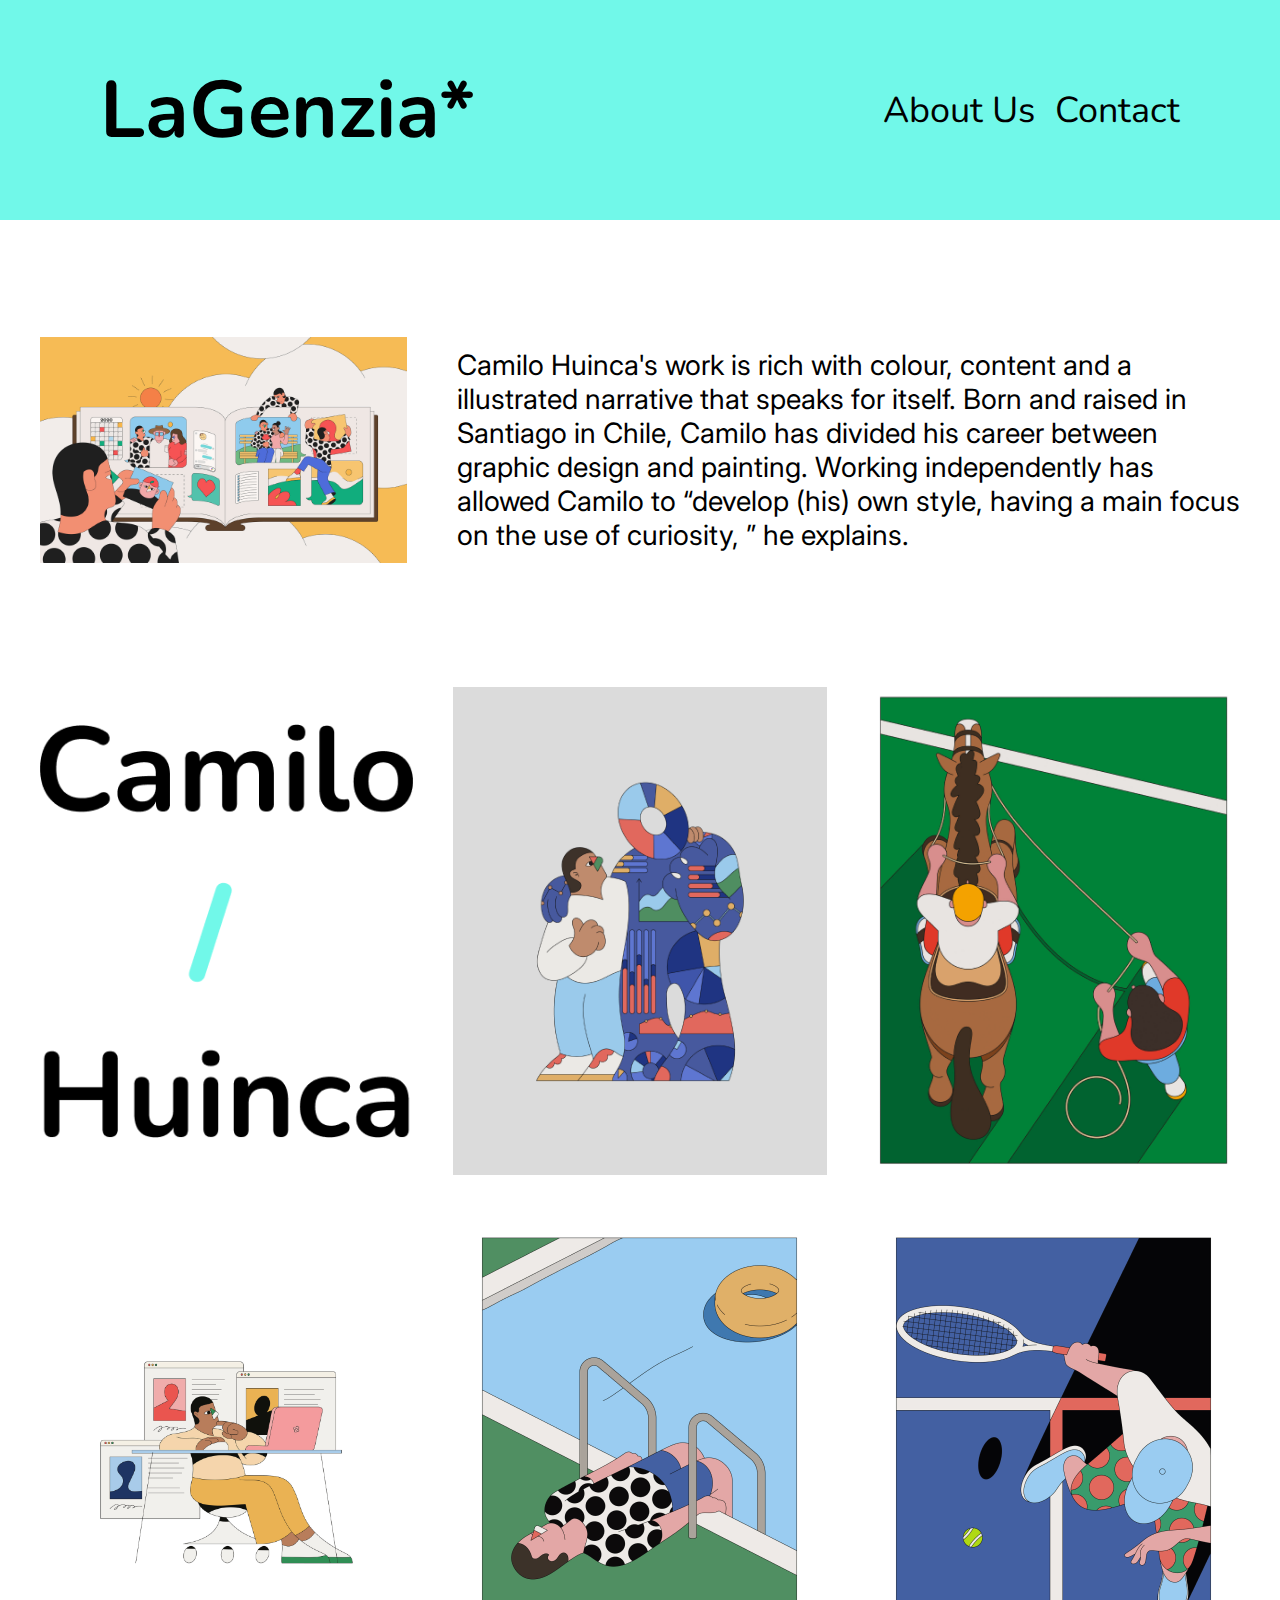
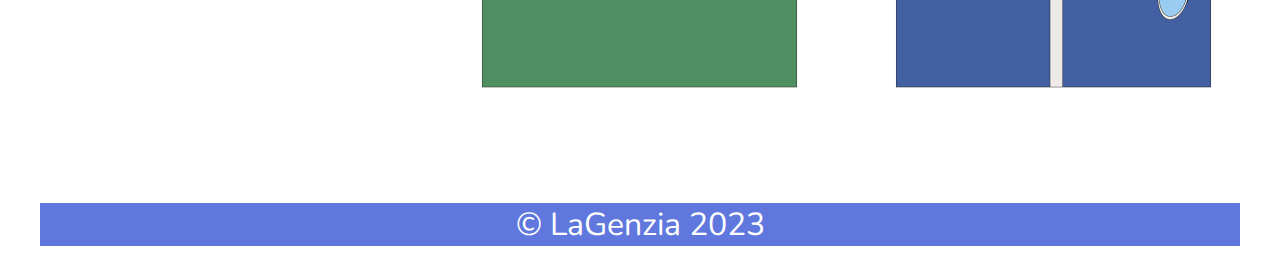
<file: camilo-huinca.html>
<!DOCTYPE html>
<html lang="en">
<head>
    <meta charset="UTF-8">
    <meta http-equiv="X-UA-Compatible" content="IE=edge">
    <meta name="viewport" content="width=device-width, initial-scale=1.0">
    <title>Document</title>
    <link rel="stylesheet" href="Camilo-Huinca-style.css">
    <link rel="preconnect" href="https://fonts.googleapis.com">
<link rel="preconnect" href="https://fonts.gstatic.com" crossorigin>
<link href="https://fonts.googleapis.com/css2?family=Nunito:ital,wght@0,200;0,300;0,400;0,500;0,600;0,700;0,800;0,900;0,1000;1,200;1,300;1,400;1,500;1,600;1,700;1,800;1,900;1,1000&display=swap" rel="stylesheet">

<link rel="preconnect" href="https://fonts.googleapis.com">
<link rel="preconnect" href="https://fonts.gstatic.com" crossorigin>
<link href="https://fonts.googleapis.com/css2?family=Inter:wght@100;200;300;400;500;600;700;800;900&display=swap" rel="stylesheet">
</head>
<body>
    <header>
        <p><a href="index.html">LaGenzia*</a></p>
        <nav>
        <ul>
            <li><a href="contact.html">About Us</a></li>
            <li><a href="contact.html">Contact</a></li>
        </ul>
        </nav>
        </header>

<main>

    <div class="card1">
        <img src="Camilo Huinca/Images camilo/AP_Camilo_Huinca 1.png" alt="AP_Camilo_Huinca 1.png">
        
        <p>Camilo Huinca's work is rich with colour, content and a 
        illustrated narrative that speaks for itself. Born 
        and raised in Santiago in Chile, Camilo has divided his 
        career between graphic design and painting. Working 
        independently has allowed Camilo to “develop (his) 
        own style, having a main focus on the use of curiosity,
        ” he explains. 
        </p>
    </div>

    
    <div class="card2">
        <img src="Camilo Huinca/Images camilo/Huinca.png" alt="Huinca.png">
        <img src="Camilo Huinca/Images camilo/AP_Camilo_Huinca 2.png" alt="AP_Camilo_Huinca 2.png">
        <img src="Camilo Huinca/Images camilo/AP_Camilo_Huinca 3.png" alt="AP_Camilo_Huinca 3.png">
        <img src="Camilo Huinca/Images camilo/AP_Camilo_Huinca 4.png" alt="AP_Camilo_Huinca 4.png">
        <img src="Camilo Huinca/Images camilo/AP_Camilo_Huinca 5.png" alt="AP_Camilo_Huinca 5.png"> 
        <img src="Camilo Huinca/Images camilo/AP_Camilo_Huinca 6.png" alt="AP_Camilo_Huinca 6.png">
    </div>
</main>

<footer>
    <h2>© LaGenzia 2023</h2>
</footer>


</body>
</html>
</file>
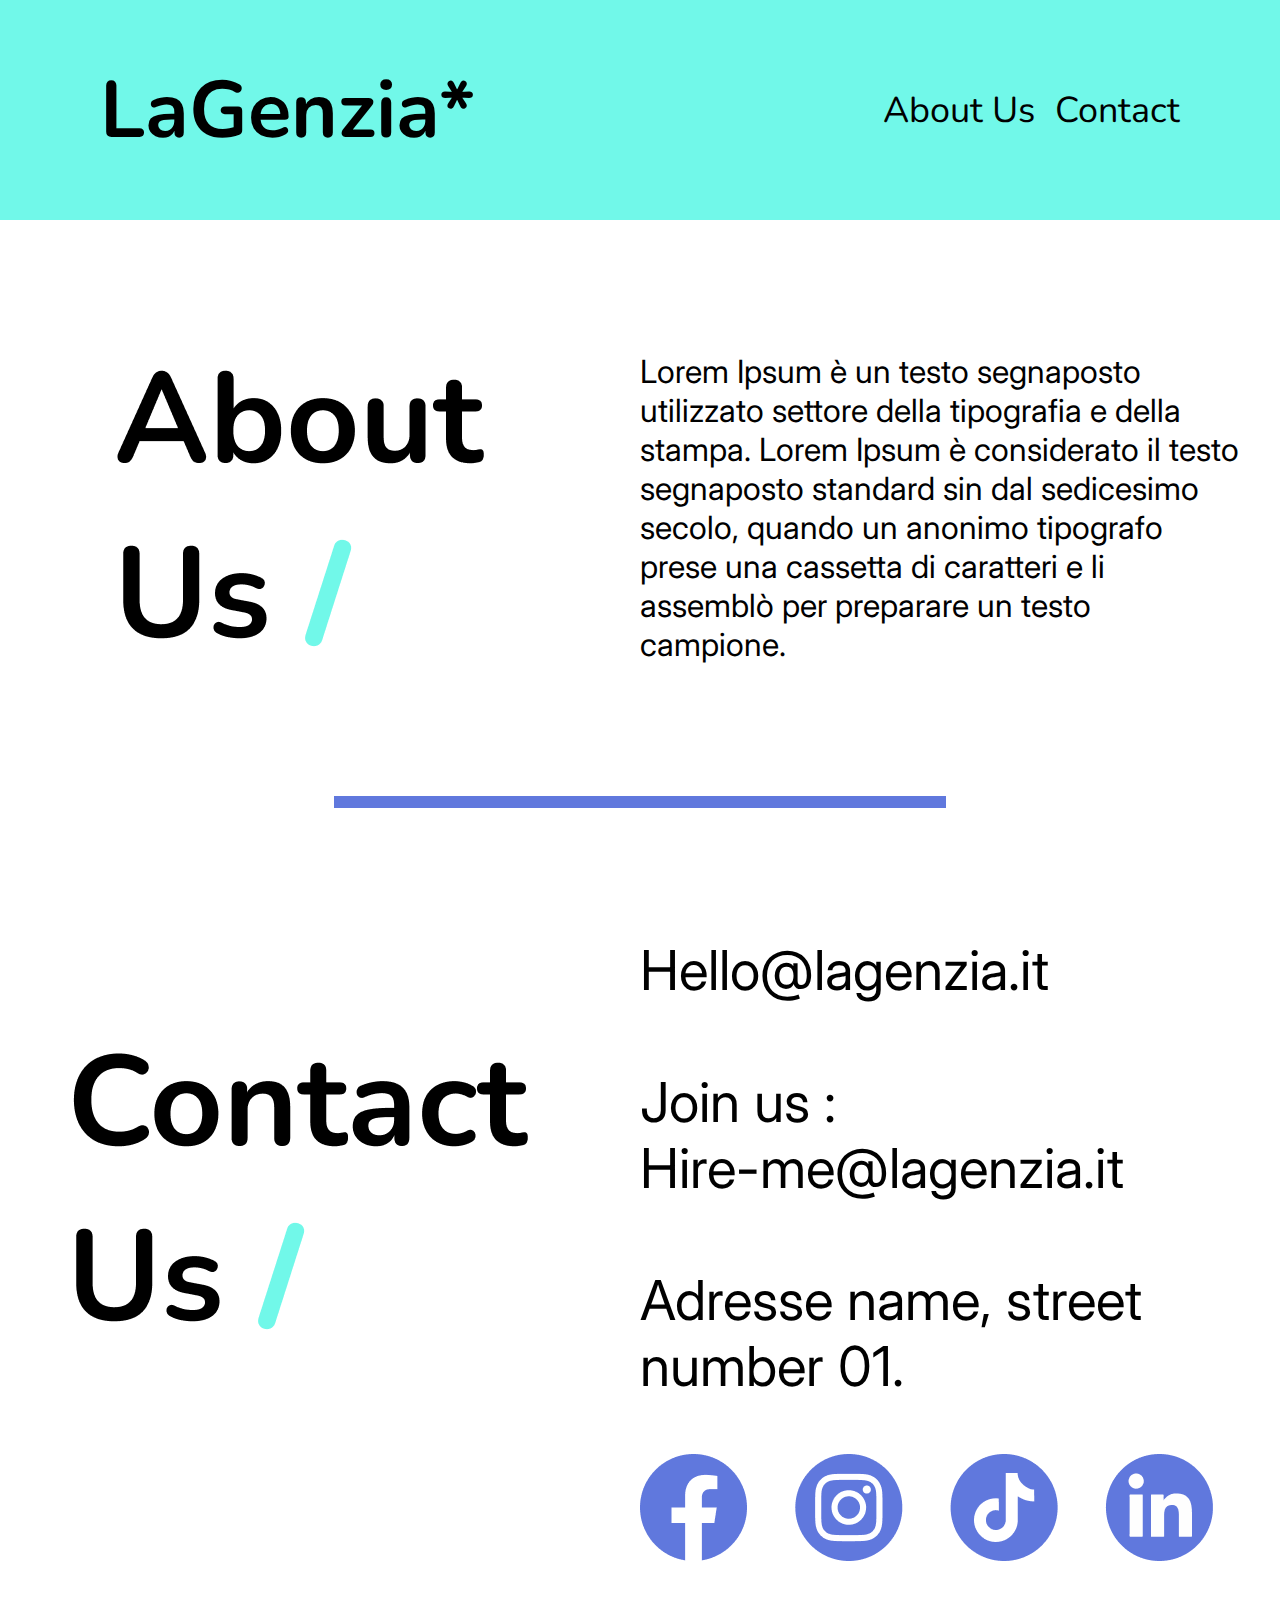
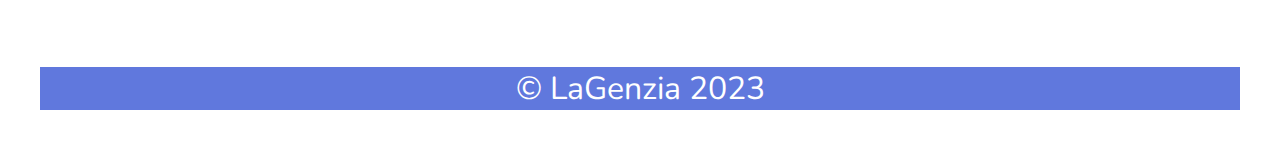
<file: contact.html>
<!DOCTYPE html>
<html lang="en">
<head>
    <meta charset="UTF-8">
    <meta http-equiv="X-UA-Compatible" content="IE=edge">
    <meta name="viewport" content="width=device-width, initial-scale=1.0">
    <title>Document</title>
    <link rel="stylesheet" href="contact-style.css">
    <link rel="preconnect" href="https://fonts.googleapis.com">
    <link rel="preconnect" href="https://fonts.gstatic.com" crossorigin>
    <link href="https://fonts.googleapis.com/css2?family=Nunito:ital,wght@0,200;0,300;0,400;0,500;0,600;0,700;0,800;0,900;0,1000;1,200;1,300;1,400;1,500;1,600;1,700;1,800;1,900;1,1000&display=swap" rel="stylesheet">
    
    <link rel="preconnect" href="https://fonts.googleapis.com">
    <link rel="preconnect" href="https://fonts.gstatic.com" crossorigin>
    <link href="https://fonts.googleapis.com/css2?family=Inter:wght@100;200;300;400;500;600;700;800;900&display=swap" rel="stylesheet">
    </head>
    <body>
        <header>
            <p><a href="index.html">LaGenzia*</a></p>
            <nav>
            <ul>
                <li><a href="index.html">About Us</a></li>
                <li><a href="contact.html">Contact</a></li>
            </ul>
            </nav>
            </header>
    
    <main>
        <div class="card">
            <img src="Contact us/Images contact us/About Us.png" alt="About Us.png">
            <p> Lorem Ipsum è un testo segnaposto utilizzato 
            settore della tipografia e della stampa.
            Lorem Ipsum è considerato il testo segnaposto 
            standard sin dal sedicesimo secolo, quando un 
            anonimo tipografo prese una cassetta di 
            caratteri e li assemblò per preparare un testo 
            campione. 
            </p>
      </div>

      
      <hr class="new4">
      
        <div class="card2">
            
            <img src="Contact us/Images contact us/Contact Us.png" alt="Contact Us.png">
            <div class="contact">
            <p>
            <br>Hello@lagenzia.it
            <br>
            <br> Join us :
            <br>Hire-me@lagenzia.it
            <br>  
            <br>Adresse name, street 
            <br>number 01.
            </p>
    
            <img src="Contact us/Images contact us/Social media.png" alt="Social media.png"></div>
        </div>

    </main>

<footer>
    <p class="footer">© LaGenzia 2023
    </p>
</footer>

</body>
</html>
</file>
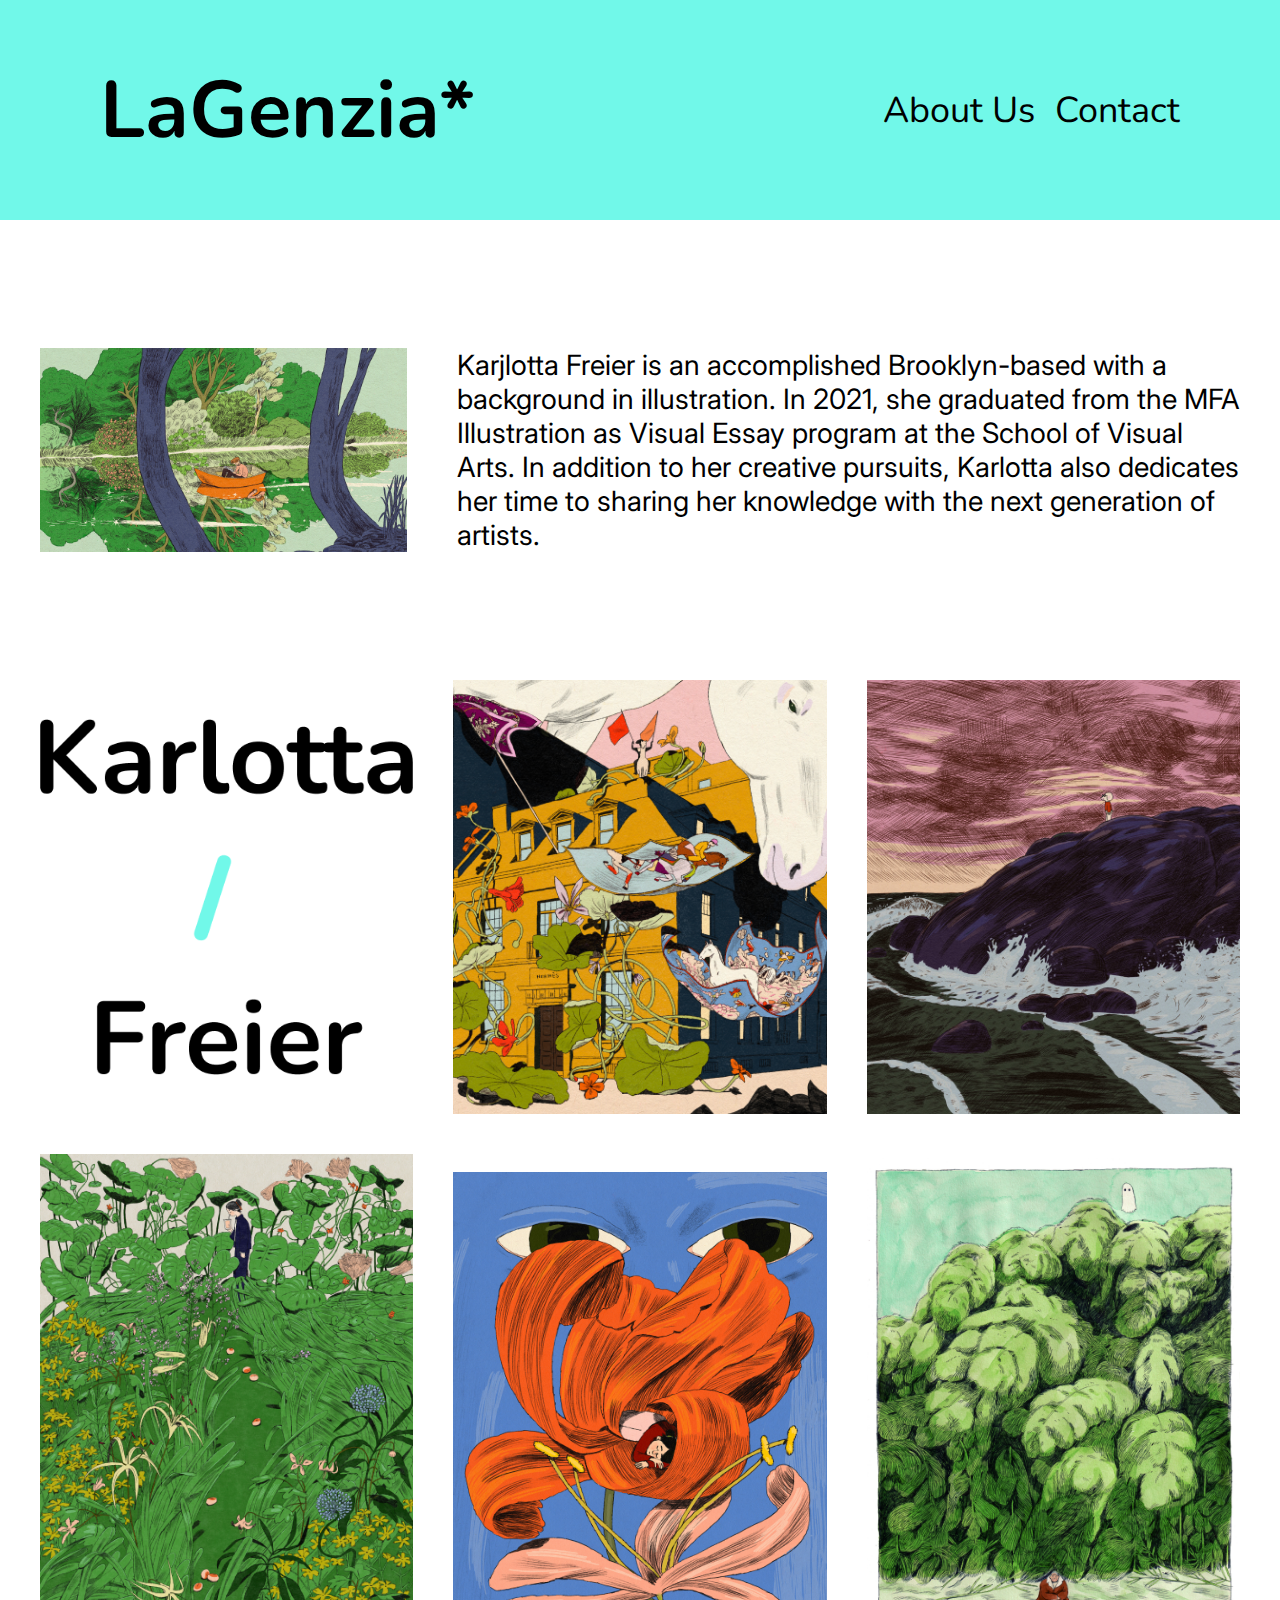
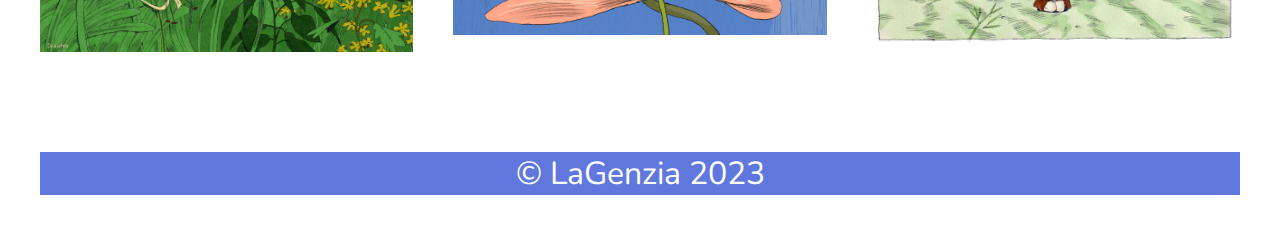
<file: karlotta-freier.html>
<!DOCTYPE html>
<html lang="en">
<head>
    <meta charset="UTF-8">
    <meta http-equiv="X-UA-Compatible" content="IE=edge">
    <meta name="viewport" content="width=device-width, initial-scale=1.0">
    <title>Document</title>
    <link rel="stylesheet" href="Karlotta-Freier-style.css">
    <link rel="preconnect" href="https://fonts.googleapis.com">
<link rel="preconnect" href="https://fonts.gstatic.com" crossorigin>
<link href="https://fonts.googleapis.com/css2?family=Nunito:ital,wght@0,200;0,300;0,400;0,500;0,600;0,700;0,800;0,900;0,1000;1,200;1,300;1,400;1,500;1,600;1,700;1,800;1,900;1,1000&display=swap" rel="stylesheet">

<link rel="preconnect" href="https://fonts.googleapis.com">
<link rel="preconnect" href="https://fonts.gstatic.com" crossorigin>
<link href="https://fonts.googleapis.com/css2?family=Inter:wght@100;200;300;400;500;600;700;800;900&display=swap" rel="stylesheet">
</head>
<body>
    <header>
        <p><a href="index.html">LaGenzia*</a></p>
        <nav>
        <ul>
            <li><a href="Contact.html">About Us</a></li>
            <li><a href="Contact.html">Contact</a></li>
        </ul>
        </nav>
        </header>
    <main>
        <div class="card1">
            <img src="Karlotta Freier/Images karlotta/AP_Karlotta_Freier_1.png" alt="AP_Karlotta_Freier_1.png">

            <p>Karjlotta Freier is an accomplished Brooklyn-based 
            with a background in illustration. In 2021, she 
            graduated from the MFA Illustration as Visual Essay 
            program at the School of Visual Arts. In addition to her 
            creative pursuits, Karlotta also dedicates her time to 
            sharing her knowledge with the next generation of artists.  
            </p>
        </div>

        <div class="card2">
            <img src="Karlotta Freier/Images karlotta/Freier.png" alt="Freier.png">
            <img src="Karlotta Freier/Images karlotta/AP_Karlotta_Freier_2.png" alt="AP_Karlotta_Freier_2.png">
            <img src="Karlotta Freier/Images karlotta/AP_Karlotta_Freier_3.png" alt="AP_Karlotta_Freier_3.png">
            <img src="Karlotta Freier/Images karlotta/AP_Karlotta_Freier_4.png" alt="AP_Karlotta_Freier_4.png">
            <img src="Karlotta Freier/Images karlotta/AP_Karlotta_Freier_5.png" alt="AP_Karlotta_Freier_5.png">
            <img src="Karlotta Freier/Images karlotta/AP_Karlotta_Freier_6.png" alt="AP_Karlotta_Freier_6.png">
        </div>
    </main>

<footer>
    <p class="footer">© LaGenzia 2023
    </p>
</footer>

</body>
</html>
</file>
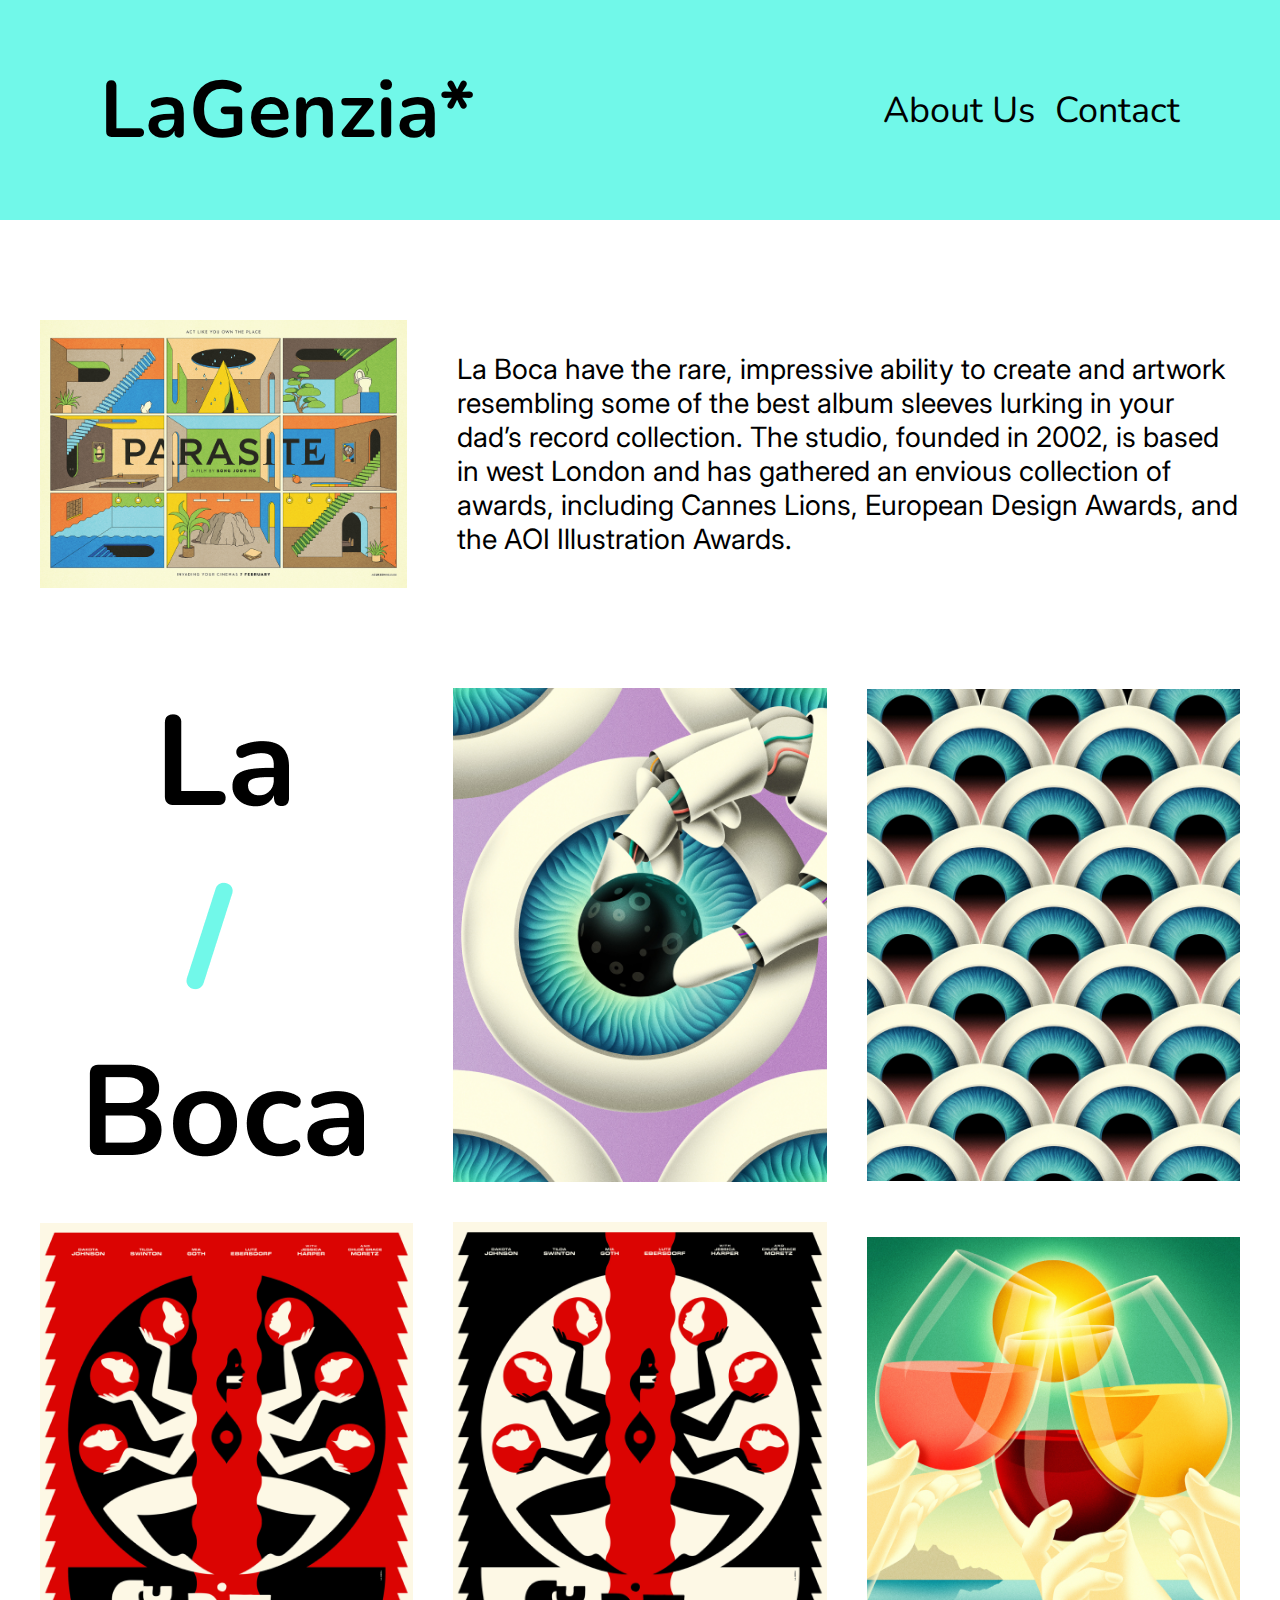
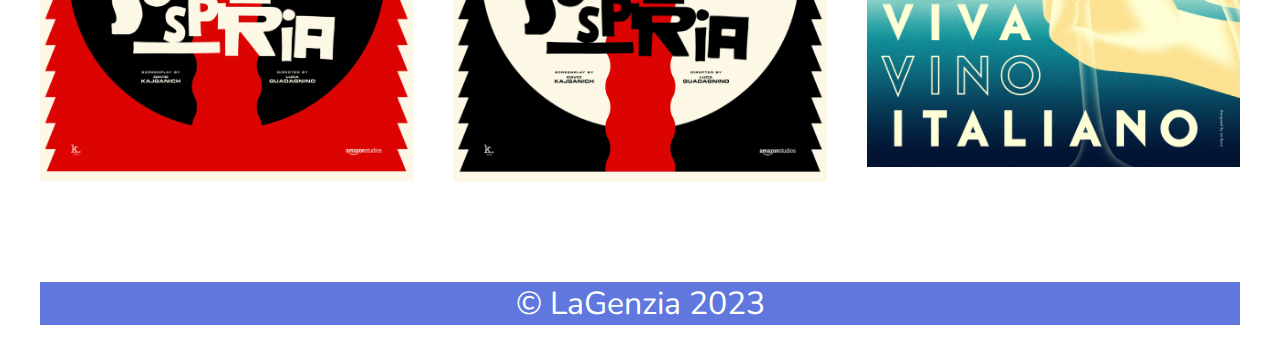
<file: la-boca.html>
<!DOCTYPE html>
<html lang="en">
<head>
    <meta charset="UTF-8">
    <meta http-equiv="X-UA-Compatible" content="IE=edge">
    <meta name="viewport" content="width=device-width, initial-scale=1.0">
    <title>Document</title>
    <link rel="stylesheet" href="La-Boca-style.css">
    <link rel="preconnect" href="https://fonts.googleapis.com">
<link rel="preconnect" href="https://fonts.gstatic.com" crossorigin>
<link href="https://fonts.googleapis.com/css2?family=Nunito:ital,wght@0,200;0,300;0,400;0,500;0,600;0,700;0,800;0,900;0,1000;1,200;1,300;1,400;1,500;1,600;1,700;1,800;1,900;1,1000&display=swap" rel="stylesheet">

<link rel="preconnect" href="https://fonts.googleapis.com">
<link rel="preconnect" href="https://fonts.gstatic.com" crossorigin>
<link href="https://fonts.googleapis.com/css2?family=Inter:wght@100;200;300;400;500;600;700;800;900&display=swap" rel="stylesheet">
</head>
<body>
    <header>
        <p><a href="index.html">LaGenzia*</a></p>
        <nav>
        <ul>
            <li><a href="Contact.html">About Us</a></li>
            <li><a href="Contact.html">Contact</a></li>
        </ul>
        </nav>
        </header>
    
    <main>

        <div class="card1">
            <img src="La boca/Images la boca/AP_La_Boca_1.png" alt="AP_La_Boca_1.png">
    
            <p>
            La Boca have the rare, impressive ability to create 
            and artwork resembling some of the best 
            album sleeves lurking in your dad’s record collection. 
            The studio, founded in 2002, is based in west London 
            and has gathered an envious collection of awards, 
            including Cannes Lions, European Design Awards, and 
            the AOI Illustration Awards.
            </p>
        </div>


        <div class="card2">
            <img src="La boca/Images la boca/Boca.png" alt="Boca.png">
            <img src="La boca/Images la boca/AP_La_Boca_2.png" alt="AP_La_Boca_2.png">
            <img src="La boca/Images la boca/AP_La_Boca_3.png" alt="AP_La_Boca_3.png">
            <img src="La boca/Images la boca/AP_La_Boca_4.png" alt="AP_La_Boca_4.png">
            <img src="La boca/Images la boca/AP_La_Boca_5.png" alt="AP_La_Boca_5.png">
            <img src="La boca/Images la boca/AP_La_Boca_6.png" alt="AP_La_Boca_6.png">
        </div>
    </main>

<footer>
    <p class="footer">© LaGenzia 2023
    </p>
</footer>

</body>
</html>
</file>
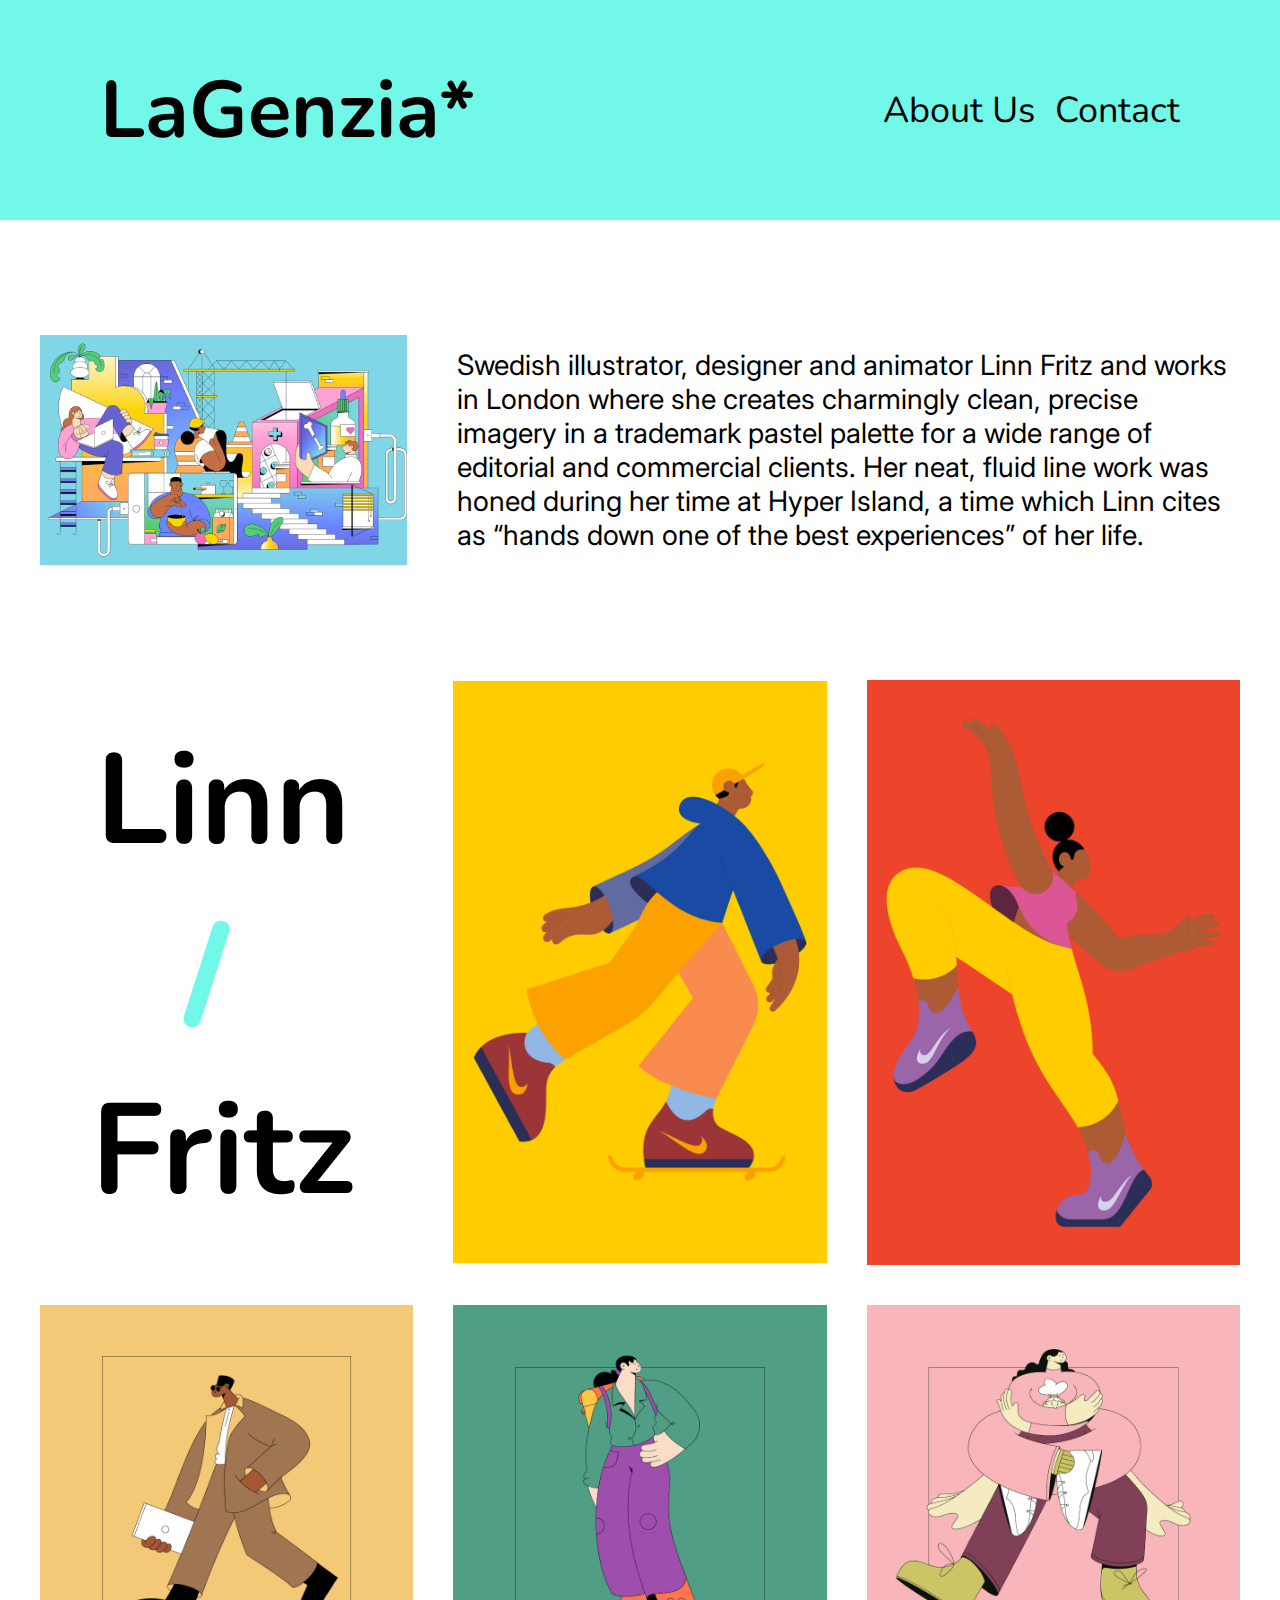
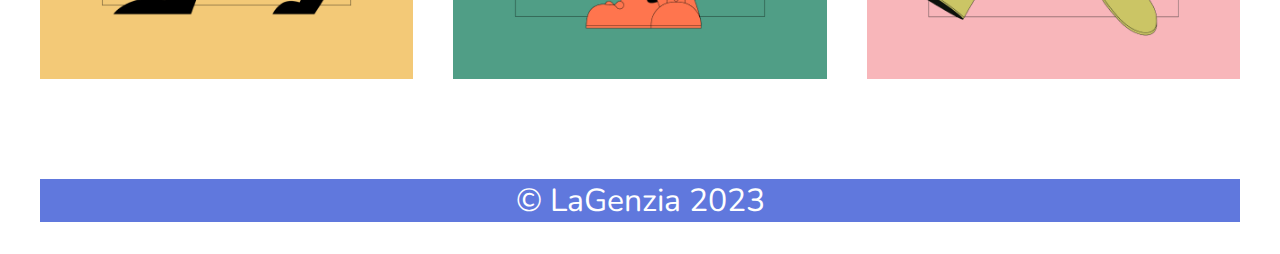
<file: linn-fritz.html>
<!DOCTYPE html>
<html lang="en">
<head>
    <meta charset="UTF-8">
    <meta http-equiv="X-UA-Compatible" content="IE=edge">
    <meta name="viewport" content="width=device-width, initial-scale=1.0">
    <title>Document</title>
    <link rel="stylesheet" href="Linn-Fritz-style.css">

    <link rel="preconnect" href="https://fonts.googleapis.com">
    <link rel="preconnect" href="https://fonts.gstatic.com" crossorigin>
    <link href="https://fonts.googleapis.com/css2?family=Nunito:ital,wght@0,200;0,300;0,400;0,500;0,600;0,700;0,800;0,900;0,1000;1,200;1,300;1,400;1,500;1,600;1,700;1,800;1,900;1,1000&display=swap" rel="stylesheet">
    
    <link rel="preconnect" href="https://fonts.googleapis.com">
    <link rel="preconnect" href="https://fonts.gstatic.com" crossorigin>
    <link href="https://fonts.googleapis.com/css2?family=Inter:wght@100;200;300;400;500;600;700;800;900&display=swap" rel="stylesheet">
    </head>
    <body>
        <header>
            <p><a href="index.html">LaGenzia*</a></p>
            <nav>
            <ul>
                <li><a href="Contact.html">About Us</a></li>
                <li><a href="Contact.html">Contact</a></li>
            </ul>
            </nav>
            </header>
    
    <main>
        <div class="card1">
            <img src="linn fritz/images linn/AP_Linn_Fritz_1.png" alt="AP_Linn_Fritz_1.png">
            <p>Swedish illustrator, designer and animator Linn Fritz 
            and works in London where she creates 
            charmingly clean, precise imagery in a trademark 
            pastel palette for a wide range of editorial and 
            commercial clients. Her neat, fluid line work was honed 
            during her time at Hyper Island, a time which Linn cites 
            as “hands down one of the best experiences” of her life. 
            </p>
        </div>

        <div class="card2">
            <img src="linn fritz/images linn/Fritz.png" alt="Fritz.png">
            <img src="linn fritz/images linn/AP_Linn_Fritz_2.png" alt="AP_Linn_Fritz_2.png">
            <img src="linn fritz/images linn/AP_Linn_Fritz_3.png" alt="AP_Linn_Fritz_3.png">
            <img src="linn fritz/images linn/AP_Linn_Fritz_4.png" alt="AP_Linn_Fritz_4.png">
            <img src="linn fritz/images linn/AP_Linn_Fritz_5.png" alt="AP_Linn_Fritz_5.png">
            <img src="linn fritz/images linn/AP_Linn_Fritz_6.png" alt="AP_Linn_Fritz_6.png">
        </div>
    </main>

<footer>
    <p class="footer">© LaGenzia 2023
    </p>
</footer>

</body>
</html>
</file>
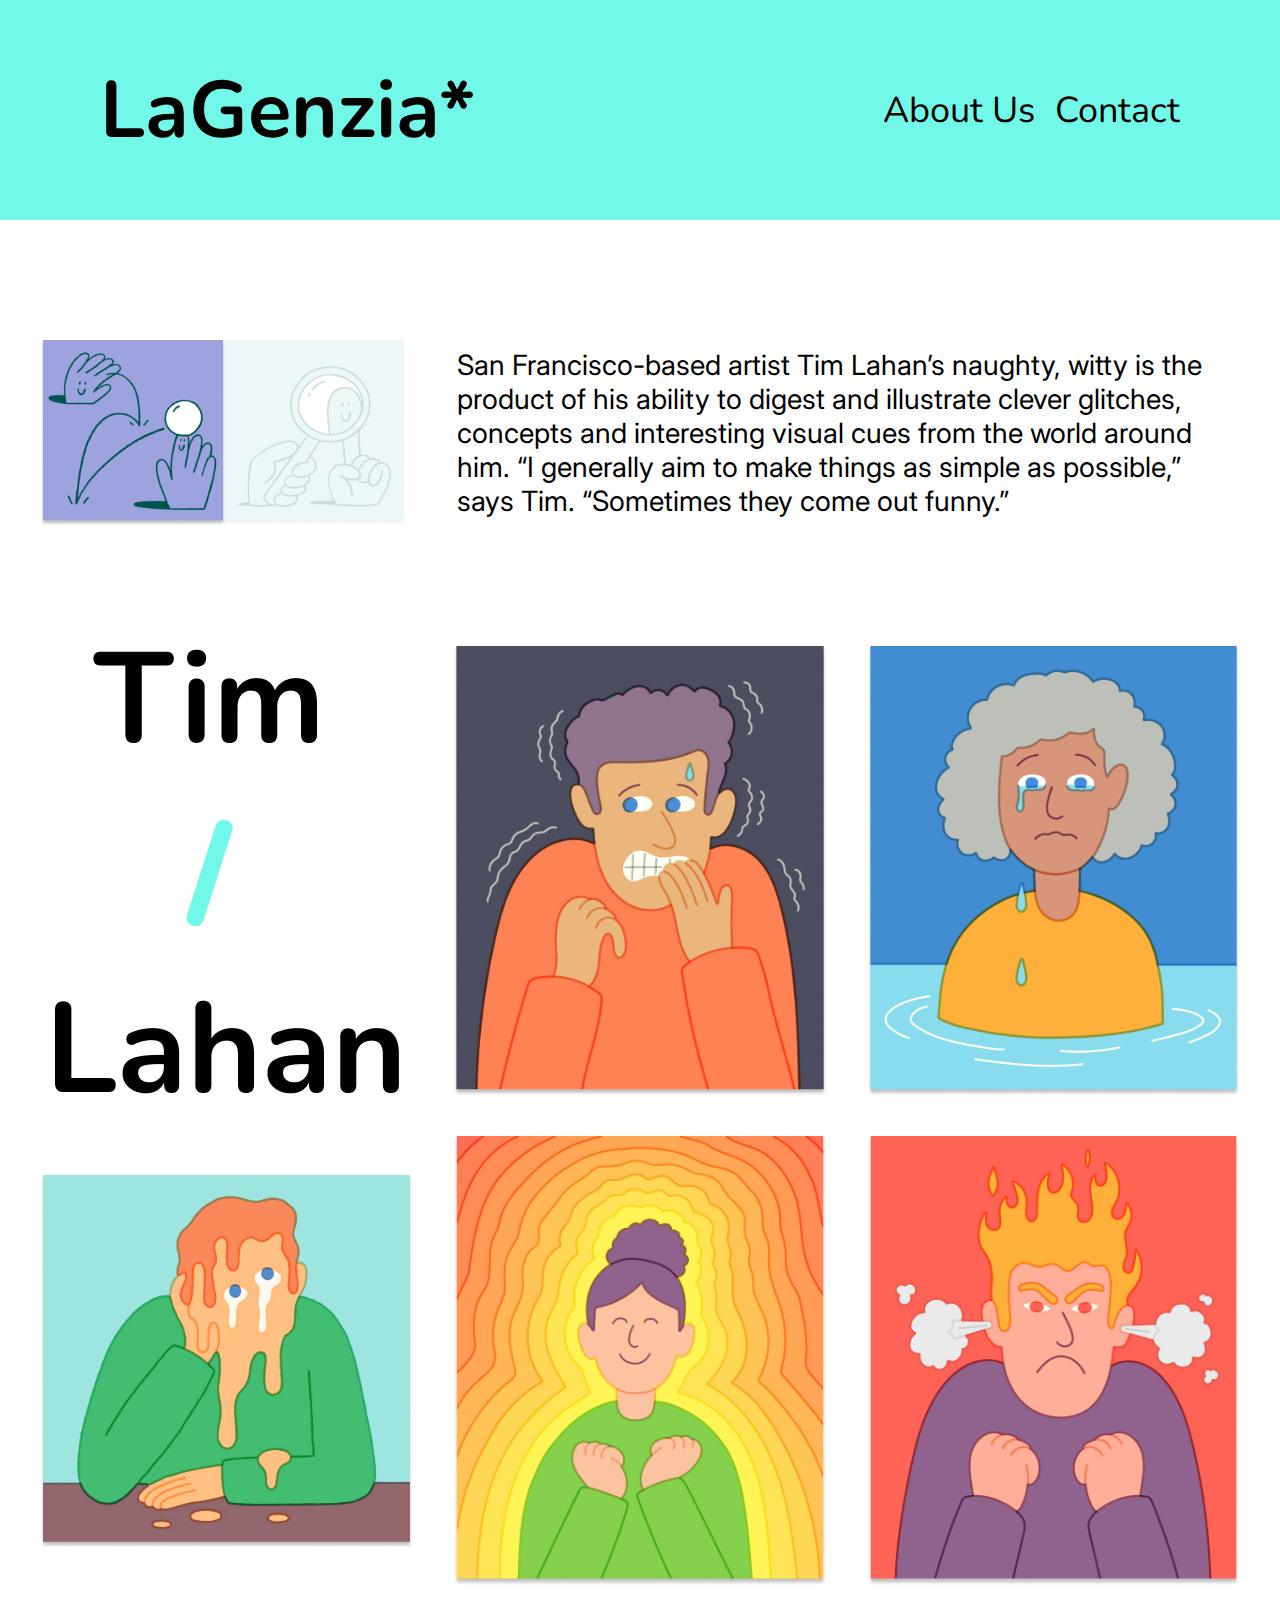
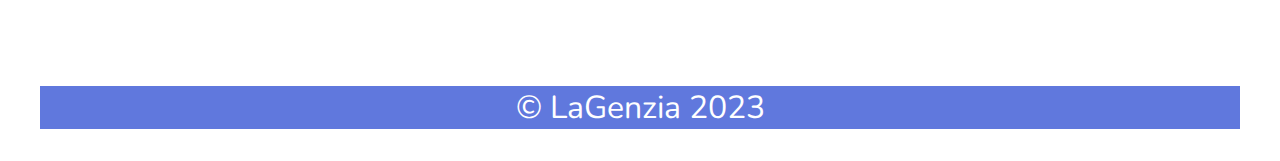
<file: tim-lahan.html>
<!DOCTYPE html>
<html lang="en">
<head>
    <meta charset="UTF-8">
    <meta http-equiv="X-UA-Compatible" content="IE=edge">
    <meta name="viewport" content="width=device-width, initial-scale=1.0">
    <title>Document</title>
    <link rel="stylesheet" href="Tim-Lahan-style.css">
    <link rel="preconnect" href="https://fonts.googleapis.com">
    <link rel="preconnect" href="https://fonts.gstatic.com" crossorigin>
    <link href="https://fonts.googleapis.com/css2?family=Nunito:ital,wght@0,200;0,300;0,400;0,500;0,600;0,700;0,800;0,900;0,1000;1,200;1,300;1,400;1,500;1,600;1,700;1,800;1,900;1,1000&display=swap" rel="stylesheet">
    
    <link rel="preconnect" href="https://fonts.googleapis.com">
    <link rel="preconnect" href="https://fonts.gstatic.com" crossorigin>
    <link href="https://fonts.googleapis.com/css2?family=Inter:wght@100;200;300;400;500;600;700;800;900&display=swap" rel="stylesheet">
    </head>
    <body>
        <header>
            <p><a href="index.html">LaGenzia*</a></p>
            <nav>
            <ul>
                <li><a href="Contact.html">About Us</a></li>
                <li><a href="Contact.html">Contact</a></li>
            </ul>
            </nav>
            </header>
    
    <main>
        <div class="card1">
            <img src="Tim Lahan/Images Tim/AP_Tim_Lahan_1_2.png" alt="AP_Tim_Lahan_1_2.png">
            
            <p>San Francisco-based artist Tim Lahan’s naughty, witty 
            is the product of his ability to digest and 
            illustrate clever glitches, concepts and interesting 
            visual cues from the world around him. 
            “I generally aim to make things as simple as possible,” 
            says Tim. “Sometimes they come out funny.”  
            </p>
        </div>

        <div class="card2">
            <img src="Tim Lahan/Images Tim/Lahan.png" alt="Lahan.png">
            <img src="Tim Lahan/Images Tim/AP_Tim_Lahan_3.jpeg" alt="AP_Tim_Lahan_3.jpeg">
            <img src="Tim Lahan/Images Tim/AP_Tim_Lahan_4.png" alt="AP_Tim_Lahan_4.png">
            <img src="Tim Lahan/Images Tim/AP_Tim_Lahan_5.jpeg" alt="AP_Tim_Lahan_5.jpeg">
            <img src="Tim Lahan/Images Tim/AP_Tim_Lahan_6.png" alt="AP_Tim_Lahan_6.png">
            <img src="Tim Lahan/Images Tim/AP_Tim_Lahan_7.jpeg" alt="AP_Tim_Lahan_7.jpeg">
        </div>
    </main>

<footer>
    <p class="footer">© LaGenzia 2023
    </p>
</footer>

</body>
</html>
</file>
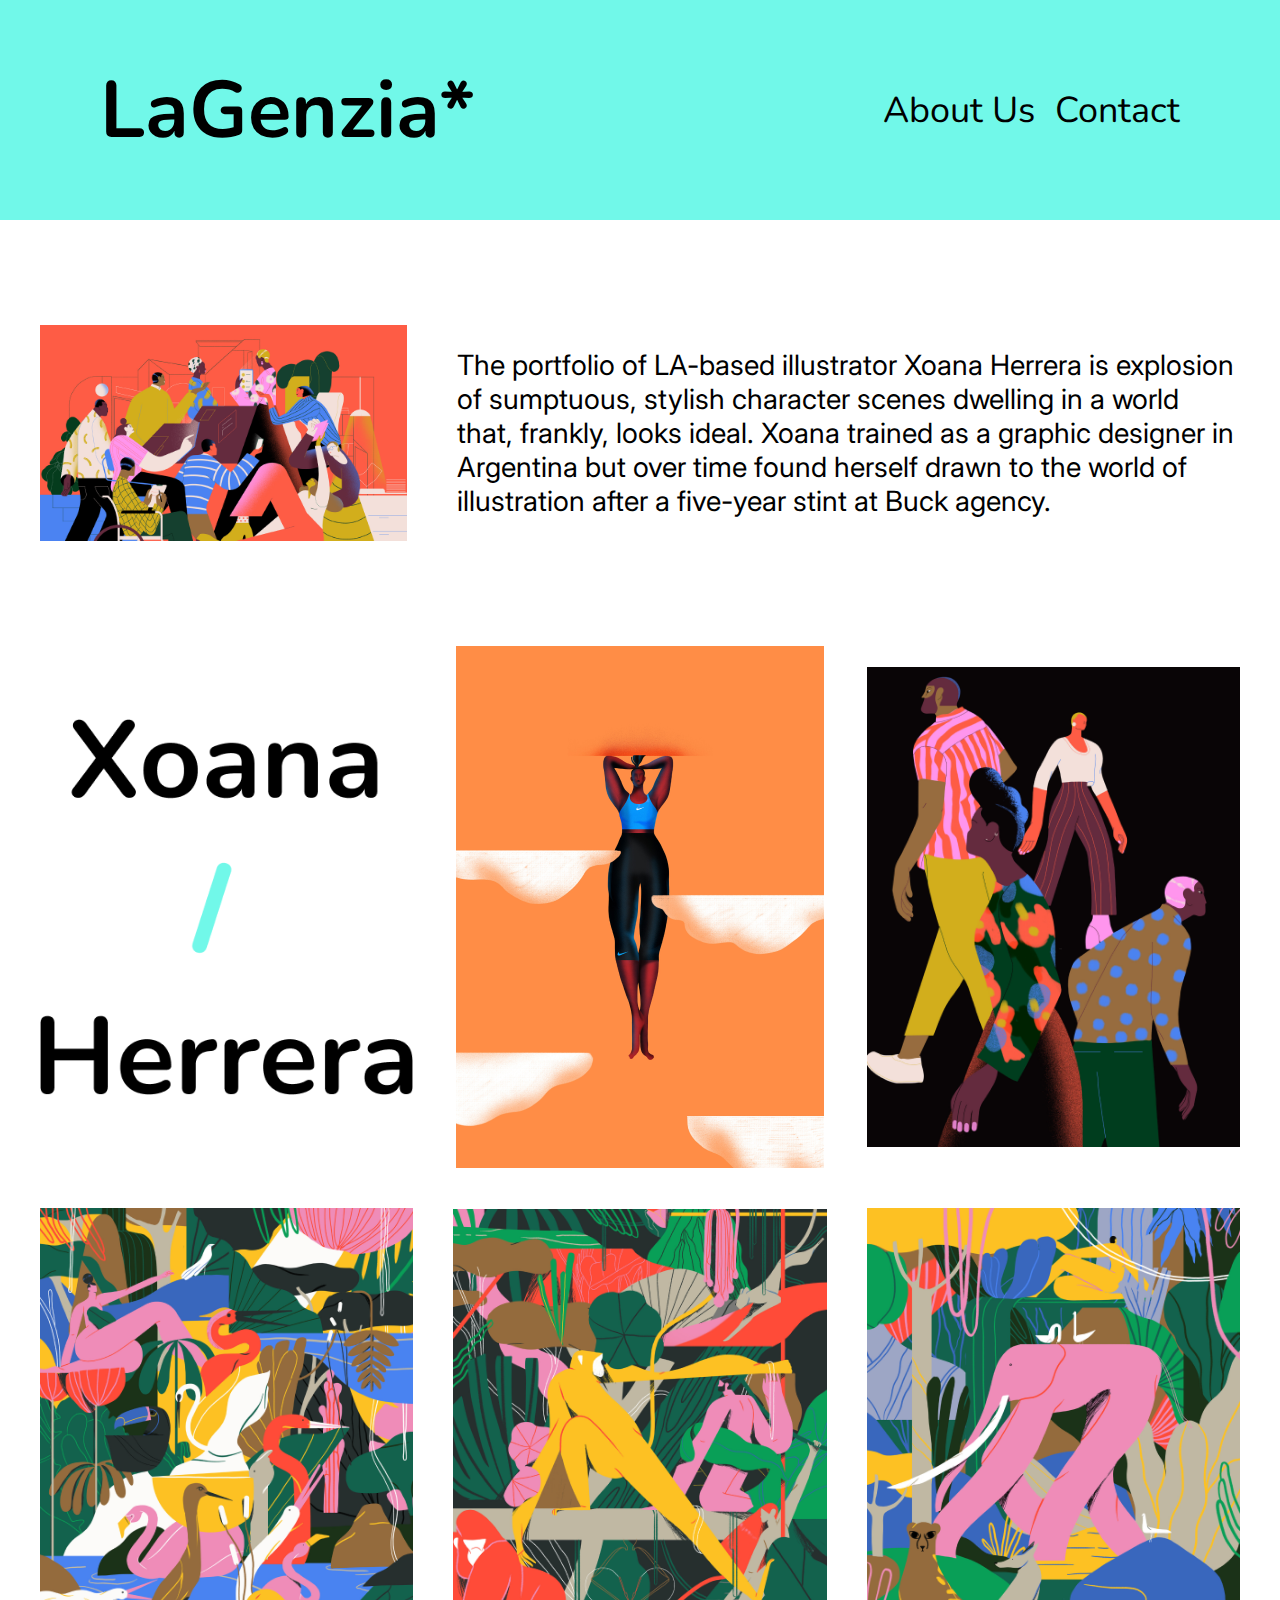
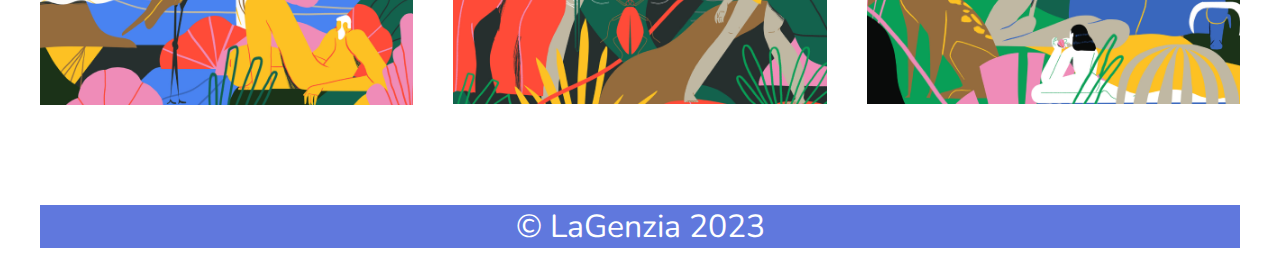
<file: xoana-herrera.html>
<!DOCTYPE html>
<html lang="en">
<head>
    <meta charset="UTF-8">
    <meta http-equiv="X-UA-Compatible" content="IE=edge">
    <meta name="viewport" content="width=device-width, initial-scale=1.0">
    <title>Document</title>
    <link rel="stylesheet" href="Xoana-Herrera-style.css">
    <link rel="preconnect" href="https://fonts.googleapis.com">
    <link rel="preconnect" href="https://fonts.gstatic.com" crossorigin>
    <link href="https://fonts.googleapis.com/css2?family=Nunito:ital,wght@0,200;0,300;0,400;0,500;0,600;0,700;0,800;0,900;0,1000;1,200;1,300;1,400;1,500;1,600;1,700;1,800;1,900;1,1000&display=swap" rel="stylesheet">
    
    <link rel="preconnect" href="https://fonts.googleapis.com">
    <link rel="preconnect" href="https://fonts.gstatic.com" crossorigin>
    <link href="https://fonts.googleapis.com/css2?family=Inter:wght@100;200;300;400;500;600;700;800;900&display=swap" rel="stylesheet">
    </head>
    <body>
        <header>
            <p><a href="index.html">LaGenzia*</a></p>
            <nav>
            <ul>
                <li><a href="Contact.html">About Us</a></li>
                <li><a href="Contact.html">Contact</a></li>
            </ul>
            </nav>
            </header>
    
    <main>
        <div class="card1">
            <img src="Xoana Herrera/Images Xoana/AP_Xoana_Herrera_1.png" alt="AP_Xoana_Herrera_1.png">
        
            <p>The portfolio of LA-based illustrator Xoana Herrera is 
            explosion of sumptuous, stylish character scenes 
            dwelling in a world that, frankly, looks ideal. Xoana 
            trained as a graphic designer in Argentina but over 
            time found herself drawn to the world of illustration 
            after a five-year stint at Buck agency. 
            </p>

        </div>

        <div class="card2">
            <img src="Xoana Herrera/Images Xoana/Herrera.png" alt="Herrera.png">
            <img src="Xoana Herrera/Images Xoana/AP_Xoana_Herrera_2.png" alt="AP_Xoana_Herrera_2.png">
            <img src="Xoana Herrera/Images Xoana/AP_Xoana_Herrera_3.png" alt="AP_Xoana_Herrera_3.png">
            <img src="Xoana Herrera/Images Xoana/AP_Xoana_Herrera_4.png" alt="AP_Xoana_Herrera_4.png">
            <img src="Xoana Herrera/Images Xoana/AP_Xoana_Herrera_5.png" alt="AP_Xoana_Herrera_5.png">
            <img src="Xoana Herrera/Images Xoana/AP_Xoana_Herrera_6.png" alt="AP_Xoana_Herrera_6.png">
        </div>
    </main>

<footer>
    <p class="footer">© LaGenzia 2023
    </p>
</footer>

</body>
</html>
</file>
<file: Camilo-Huinca-style.css>
body{
    margin: 0;
    background-color: white;
    font-family: 'nunito', inter;

}

img {
    max-width: 100%;
    margin:auto;

}

header, main,footer{
    max-width: 1200px;
    margin:auto;

}


header a {
    text-decoration: none;
    color: black;
    font-family: nunito;
    align-items: center;
    }
    
    header p {
        font-size: 80px;
        margin: 0;
        font-weight:bold;
        font-family: nunito;
    }
    
    header nav a {
        text-decoration: none;
        color: black;
        font-size: 36px;
        margin: 0;
        font-weight:normal;
        font-family: nunito;
    }

    header nav a:hover {
        text-decoration: underline;
        text-decoration: underline #6078DD;
    
    }
    
    header nav ul{
        display: flex;
        padding: 20px;
        margin:0;
        padding: 0;
        list-style-type: none;
        display: flex;
        gap: 20px;  
    }
    
    header {
    display: flex;
    justify-content: space-between;
    align-items: center;
    padding: 100px;
    }

    header {
        height: 20px;
        background-color: #71F8E9;
    }

    main img {
        object-fit: cover;
        height: auto;
    
    }

div.card1 {
    display: grid;
        columns: 3;
        grid-template-columns: repeat(auto-fit, minmax(350px, 1fr));
        gap: 50px;
        align-items: center;
        margin-top: 100px;
}

div.card1 p {
    grid-column: 2 / span 2 ;
}

div p {
    font-size: 28px;
    font-family: 'inter';
    font-weight: normal;
}

div.card2 {
    display: grid;
    columns: 3;
    grid-template-columns: repeat(auto-fit, minmax(350px, 1fr));
    gap: 40px;
    margin-top: 100px;
    margin-bottom: 100px;
    
}





    footer h2 {
        font-family: nunito;
        font-weight: normal;
        font-size: 32px;
        color: white;
        text-align: center;
    }

    footer {
        background-color: #6078DD;
        height: auto;
        width: 1200px;
        }
</file>
<file: contact-style.css>
body{
    margin: 0;
    background-color: white;
    font-family: 'nunito', inter;

}

img{
    max-width: 100%;
    margin:auto;

}

header, main,footer{
    max-width: 1200px;
    margin:auto;

}


header a {
    text-decoration: none;
    color: black;
    font-family: nunito;
    align-items: center;
    }
    
    header p {
        font-size: 80px;
        margin: 0;
        font-weight:bold;
        font-family: nunito;
    }
    
    header nav a {
        text-decoration: none;
        color: black;
        font-size: 36px;
        margin: 0;
        font-weight:normal;
        font-family: nunito;
    }

    header nav a:hover {
        text-decoration: underline;
        text-decoration: underline #6078DD;
    
    }
    
    

    header nav ul{
        display: flex;
        padding: 20px;
        margin:0;
        padding: 0;
        list-style-type: none;
        display: flex;
        gap: 20px;  
    }
    
    header {
    display: flex;
    justify-content: space-between;
    align-items: center;
    padding: 100px;
    }

    header {
        height: 20px;
        background-color: #71F8E9;
    }

    main img {
        object-fit: cover;
        height: auto;
    }

    div.card p {
        font-size: 32px;
        font-family: 'inter';
        font-weight: normal;
    }

    div.card {
        display: grid;
        columns: 3;
        grid-template-columns: repeat(auto-fit,minmax(350px,1fr));
        align-items: center;
        gap: 80px;
        margin-bottom: 100px;
        margin-top: 100px;
    }



    div.card p {
        grid-column: 2 / span 2;
       
        
    }

   hr.new4 {
        border: 6px solid #6078DD;
        width: 50%;
    
      }



    div.card2 p {
        font-size: 55px;
        font-family: 'inter';
        font-weight: normal;
    }

    div.card2 {
        display: grid;
        columns: 3;
        grid-template-columns: repeat(auto-fit,minmax(350px,1fr));
        align-items: center;
        gap: 80px;
        margin-bottom: 100px;
      
    }



    div.contact {
        grid-column: 2 / span 2;
    }






    footer p {
        font-family: nunito;
        font-weight: normal;
        font-size: 32px;
        color: white;
        text-align: center;
    }


    footer {
        background-color: #6078DD;
        height: auto;
       

    }
</file>
<file: Karlotta-Freier-style.css>
body{
    margin: 0;
    background-color: white;
    font-family: 'nunito', inter;

}

img{
    max-width: 100%;
    margin:auto;

}

header, main,footer{
    max-width: 1200px;
    margin:auto;

}


header a {
    text-decoration: none;
    color: black;
    font-family: nunito;
    align-items: center;
    }
    
    header p {
        font-size: 80px;
        margin: 0;
        font-weight:bold;
        font-family: nunito;
    }
    
    header nav a {
        text-decoration: none;
        color: black;
        font-size: 36px;
        margin: 0;
        font-weight:normal;
        font-family: nunito;
    }

    header nav a:hover {
        text-decoration: underline;
        text-decoration: underline #6078DD;
    
    }
    
    header nav ul{
        display: flex;
        padding: 20px;
        margin:0;
        padding: 0;
        list-style-type: none;
        display: flex;
        gap: 20px;  
    }
    
    header {
    display: flex;
    justify-content: space-between;
    align-items: center;
    padding: 100px;
    }

    header {
        height: 20px;
        background-color: #71F8E9;
    }

    main img {
        object-fit: cover;
        height: auto;
    
    }

div.card1 {
    display: grid;
        columns: 3;
        grid-template-columns: repeat(auto-fit, minmax(350px, 1fr));
        gap: 50px;
        align-items: center;
        margin-top: 100px;
}

div.card1 p {
    grid-column: 2 / span 2 ;
}

div p {
    font-size: 28px;
    font-family: 'inter';
    font-weight: normal;
}

div.card2 {
    display: grid;
    columns: 3;
    grid-template-columns: repeat(auto-fit, minmax(350px, 1fr));
    gap: 40px;
    margin-top: 100px;
    margin-bottom: 100px;
    
}


    footer p {
        font-family: nunito;
        font-weight: normal;
        font-size: 32px;
        color: white;
        text-align: center;
    }

    footer {
        background-color: #6078DD;
        height: auto;
       

    }
</file>
<file: La-Boca-style.css>
body{
    margin: 0;
    background-color: white;
    font-family: 'nunito', inter;

}

img{
    max-width: 100%;
    margin:auto;

}

header, main,footer{
    max-width: 1200px;
    margin:auto;

}


header a {
    text-decoration: none;
    color: black;
    font-family: nunito;
    align-items: center;
    }
    
    header p {
        font-size: 80px;
        margin: 0;
        font-weight:bold;
        font-family: nunito;
    }
    
    header nav a {
        text-decoration: none;
        color: black;
        font-size: 36px;
        margin: 0;
        font-weight:normal;
        font-family: nunito;
    }

    header nav a:hover {
        text-decoration: underline;
        text-decoration: underline #6078DD;
    
    }
    
    header nav ul{
        display: flex;
        padding: 20px;
        margin:0;
        padding: 0;
        list-style-type: none;
        display: flex;
        gap: 20px;  
    }
    
    header {
    display: flex;
    justify-content: space-between;
    align-items: center;
    padding: 100px;
    }

    header {
        height: 20px;
        background-color: #71F8E9;
    }

    main img {
        object-fit: cover;
        height: auto;
    
    }

div.card1 {
    display: grid;
        columns: 3;
        grid-template-columns: repeat(auto-fit, minmax(350px, 1fr));
        gap: 50px;
        align-items: center;
        margin-top: 100px;
}

div.card1 p {
    grid-column: 2 / span 2 ;
}

div p {
    font-size: 28px;
    font-family: 'inter';
    font-weight: normal;
}


div.card2 {
    display: grid;
    columns: 3;
    grid-template-columns: repeat(auto-fit, minmax(350px, 1fr));
    gap: 40px;
    margin-top: 100px;
    margin-bottom: 100px;
    
}


    footer p {
        font-family: nunito;
        font-weight: normal;
        font-size: 32px;
        color: white;
        text-align: center;
    }

    footer {
        background-color: #6078DD;
        height: auto;
       

    }
</file>
<file: Linn-Fritz-style.css>
body{
    margin: 0;
    background-color: white;
    font-family: 'nunito', inter;

}

img{
    max-width: 100%;
    margin:auto;

}

header, main,footer{
    max-width: 1200px;
    margin:auto;

}


header a {
    text-decoration: none;
    color: black;
    font-family: nunito;
    align-items: center;
    }
    
    header p {
        font-size: 80px;
        margin: 0;
        font-weight:bold;
        font-family: nunito;
    }
    
    header nav a {
        text-decoration: none;
        color: black;
        font-size: 36px;
        margin: 0;
        font-weight:normal;
        font-family: nunito;
    }

    header nav a:hover {
        text-decoration: underline;
        text-decoration: underline #6078DD;
    
    }
    
    header nav ul{
        display: flex;
        padding: 20px;
        margin:0;
        padding: 0;
        list-style-type: none;
        display: flex;
        gap: 20px;  
    }
    
    header {
    display: flex;
    justify-content: space-between;
    align-items: center;
    padding: 100px;
    }

    header {
        height: 20px;
        background-color: #71F8E9;
    }


    main img {
        object-fit: cover;
        height: auto;
    
    }

div.card1 {
    display: grid;
        columns: 3;
        grid-template-columns: repeat(auto-fit, minmax(350px, 1fr));
        gap: 50px;
        align-items: center;
        margin-top: 100px;
}

div.card1 p {
    grid-column: 2 / span 2 ;
}

div p {
    font-size: 28px;
    font-family: 'inter';
    font-weight: normal;
}

div.card2 {
    display: grid;
    columns: 3;
    grid-template-columns: repeat(auto-fit, minmax(350px, 1fr));
    gap: 40px;
    margin-top: 100px;
    margin-bottom: 100px;
    
}

    footer p {
        font-family: nunito;
        font-weight: normal;
        font-size: 32px;
        color: white;
        text-align: center;
    }

    footer {
        background-color: #6078DD;
        height: auto;
       

    }
</file>
<file: Tim-Lahan-style.css>
body{
    margin: 0;
    background-color: white;
    font-family: 'nunito', inter;

}

img{
    max-width: 100%;
    margin:auto;

}

header, main,footer{
    max-width: 1200px;
    margin:auto;

}


header a {
    text-decoration: none;
    color: black;
    font-family: nunito;
    align-items: center;
    }
    
    header p {
        font-size: 80px;
        margin: 0;
        font-weight:bold;
        font-family: nunito;
    }
    
    header nav a {
        text-decoration: none;
        color: black;
        font-size: 36px;
        margin: 0;
        font-weight:normal;
        font-family: nunito;
    }

    header nav a:hover {
        text-decoration: underline;
        text-decoration: underline #6078DD;
    
    }
    
    header nav ul{
        display: flex;
        padding: 20px;
        margin:0;
        padding: 0;
        list-style-type: none;
        display: flex;
        gap: 20px;  
    }
    
    header {
    display: flex;
    justify-content: space-between;
    align-items: center;
    padding: 100px;
    }

    header {
        height: 20px;
        background-color: #71F8E9;
    }

    main img {
        object-fit: cover;
        height: auto;
    
    }

div.card1 {
    display: grid;
        columns: 3;
        grid-template-columns: repeat(auto-fit, minmax(350px, 1fr));
        gap: 50px;
        align-items: center;
        margin-top: 100px;
}

div.card1 p {
    grid-column: 2 / span 2 ;
}

div p {
    font-size: 28px;
    font-family: 'inter';
    font-weight: normal;
}

div.card2 {
    display: grid;
    columns: 3;
    grid-template-columns: repeat(auto-fit, minmax(350px, 1fr));
    gap: 40px;
    margin-top: 100px;
    margin-bottom: 100px;
    
}


    footer p {
        font-family: nunito;
        font-weight: normal;
        font-size: 32px;
        color: white;
        text-align: center;
    }

    footer {
        background-color: #6078DD;
        height: auto;
       

    }
</file>
<file: Xoana-Herrera-style.css>
body{
    margin: 0;
    background-color: white;
    font-family: 'nunito', inter;

}

img{
    max-width: 100%;
    margin:auto;

}

header, main,footer{
    max-width: 1200px;
    margin:auto;

}


header a {
    text-decoration: none;
    color: black;
    font-family: nunito;
    align-items: center;
    }
    
    header p {
        font-size: 80px;
        margin: 0;
        font-weight:bold;
        font-family: nunito;
    }
    
    header nav a {
        text-decoration: none;
        color: black;
        font-size: 36px;
        margin: 0;
        font-weight:normal;
        font-family: nunito;
    }

    header nav a:hover {
        text-decoration: underline;
        text-decoration: underline #6078DD;
    
    }
    
    header nav ul{
        display: flex;
        padding: 20px;
        margin:0;
        padding: 0;
        list-style-type: none;
        display: flex;
        gap: 20px;  
    }
    
    header {
    display: flex;
    justify-content: space-between;
    align-items: center;
    padding: 100px;
    }

    header {
        height: 20px;
        background-color: #71F8E9;
    }

    main img {
        object-fit: cover;
        height: auto;
    
    }

div.card1 {
    display: grid;
        columns: 3;
        grid-template-columns: repeat(auto-fit, minmax(350px, 1fr));
        gap: 50px;
        align-items: center;
        margin-top: 100px;
}

div.card1 p {
    grid-column: 2 / span 2 ;
}

div p {
    font-size: 28px;
    font-family: 'inter';
    font-weight: normal;
}

div.card2 {
    display: grid;
    columns: 3;
    grid-template-columns: repeat(auto-fit, minmax(350px, 1fr));
    gap: 40px;
    margin-top: 100px;
    margin-bottom: 100px;
    
}

    footer p {
        font-family: nunito;
        font-weight: normal;
        font-size: 32px;
        color: white;
        text-align: center;
    }

    footer {
        background-color: #6078DD;
        height: auto;
       

    }
</file>
